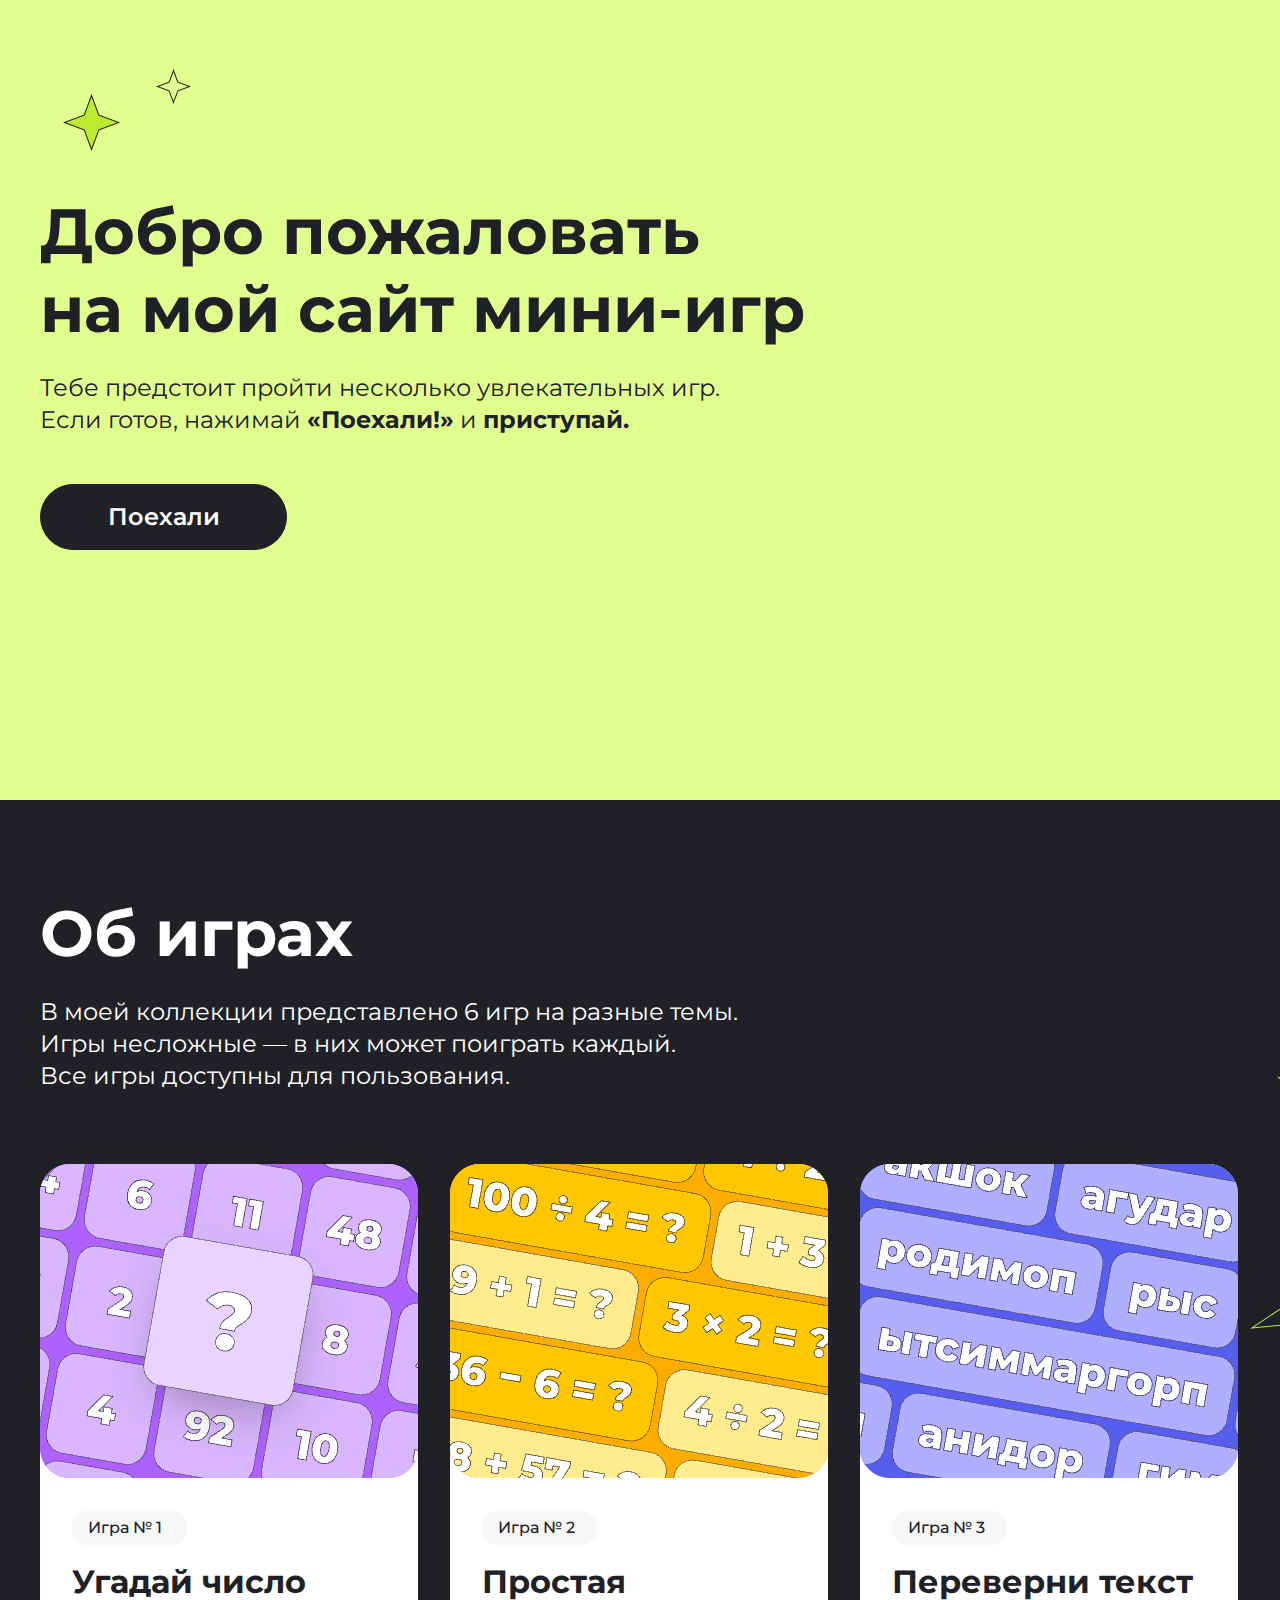
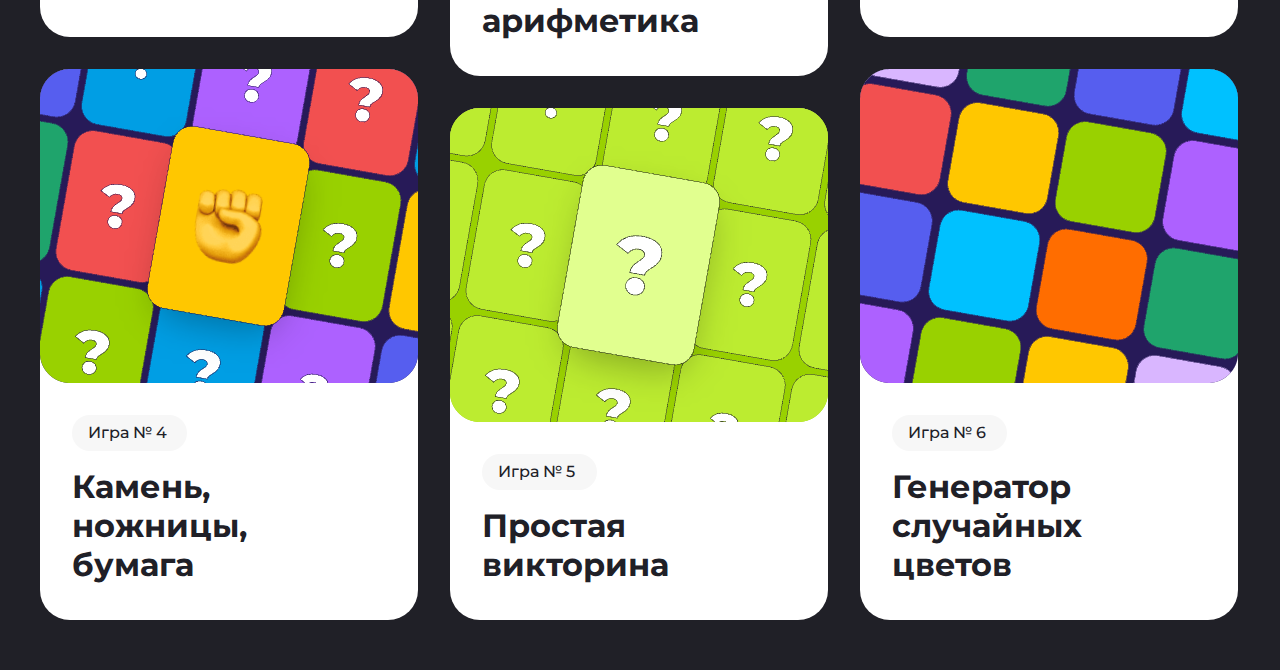
<file: index.html>
<!DOCTYPE html>
<html lang="en">
  <head>
    <meta charset="UTF-8" />
    <meta name="viewport" content="width=device-width, initial-scale=1.0" />
    <title>Document</title>
    <link rel="stylesheet" href="style.css" />
    <link rel="preconnect" href="https://fonts.googleapis.com" />
    <link rel="preconnect" href="https://fonts.gstatic.com" crossorigin />
    <link
      href="https://fonts.googleapis.com/css2?family=Montserrat:ital,wght@0,100..900;1,100..900&display=swap"
      rel="stylesheet"
    />
  </head>

  <body>
    <header class="top center">
      <img
        class="stars top__star-trans1"
        src="svg/trans__star_0.svg"
        alt="звезда"
      />
      <img class="stars top__star-trans2" src="svg/trans__star_1.svg" alt="" />
      <img class="stars top__star-big" src="svg/big__star.svg" alt="звезда" />
      <img class="stars top__star-big1" src="svg/big__star_1.svg" alt="звезда" />
      <img class="stars top__star-big2" src="svg/big__star_2.svg" alt="звезда" />
      <img class="stars top__star-big3" src="svg/big__star_3.svg" alt="звезда" />
      <img class="stars top__star-big4" src="svg/big__star_4.svg" alt="звезда" />
      <img class="stars top__star-big5" src="svg/big__star_5.svg" alt="звезда" />
      <img
        class="stars top__star-green1"
        src="svg/green__star_0.svg"
        alt="звезда"
      />
      <img
        class="stars top__star-green2"
        src="svg/green__star_1.svg"
        alt="звезда"
      />
      <h1 class="top__head">
        Добро пожаловать <br />
        на мой сайт мини-игр
      </h1>

      <p class="top__text">
        Тебе предстоит пройти несколько увлекательных игр. Если готов, нажимай
        <b>«Поехали!»</b> и <b>приступай.</b>
      </p>
      <a class="top__link" href="#about"> Поехали</a>
    </header>

    <section id="about" class="center about">
      <img class="about__star" src="svg/bigstar__about.svg" alt="звезда" />
      <div class="about__box">
        <div class="about__top">
          <h1 class="about__title">Об играх</h1>
          <p class="about__text">
            В моей коллекции представлено 6 игр на разные темы. <br />Игры
            несложные — в них может поиграть каждый. <br />
            Все игры доступны для пользования.
          </p>
        </div>
        <div class="about__games">
          <div class="about__games-box about__games-left">
            <a href=""
              ><div class="about__game">
                <img
                  class="about__game-img"
                  src="images/ugaday__chislo.png"
                  alt="карточка игры"
                />
                <div class="about__game-box">
                  <div class="about__game-number">Игра № 1</div>
                  <h2 class="about__game-name">Угадай число</h2>
                </div>
              </div></a
            >

            <a href="">
              <div class="about__game about__game-big">
                <img
                  class="about__game-img"
                  src="images/kamen__nojnici.png"
                  alt="карточка игры"
                />
                <div class="about__game-box">
                  <div class="about__game-number">Игра № 4</div>
                  <h2 class="about__game-name">
                    Камень, <br />
                    ножницы, <br />
                    бумага
                  </h2>
                </div>
              </div>
            </a>
          </div>
          <div class="about__games-box about__games-center">
            <a href="">
              <div class="about__game about__game-big">
                <img
                  class="about__game-img"
                  src="images/arifmetika.png"
                  alt="карточка игры"
                />
                <div class="about__game-box">
                  <div class="about__game-number">Игра № 2</div>
                  <h2 class="about__game-name">Простая арифметика</h2>
                </div>
              </div>
            </a>
            <a href="">
              <div class="about__game">
                <img
                  class="about__game-img"
                  src="images/viktorina.png"
                  alt="карточка игры"
                />
                <div class="about__game-box">
                  <div class="about__game-number">Игра № 5</div>
                  <h2 class="about__game-name">
                    Простая <br />
                    викторина
                  </h2>
                </div>
              </div>
            </a>
          </div>
          <div class="about__games-box about__games-right">
            <a href="">
              <div class="about__game">
                <img
                  class="about__game-img"
                  src="images/pereverni__text.png"
                  alt="карточка игры"
                />
                <div class="about__game-box">
                  <div class="about__game-number">Игра № 3</div>
                  <h2 class="about__game-name">Переверни текст</h2>
                </div>
              </div>
            </a>
            <a href="">
              <div class="about__game about__game-big">
                <img
                  class="about__game-img"
                  src="images/generator.png"
                  alt="карточка игры"
                />
                <div class="about__game-box">
                  <div class="about__game-number">Игра № 6</div>
                  <h2 class="about__game-name">
                    Генератор <br />случайных <br />цветов
                  </h2>
                </div>
              </div>
            </a>
          </div>
        </div>
      </div>
    </section>
  </body>
</html>
</file>
<file: style.css>
* {
  padding: 0px;
  margin: 0px;
}

a {
  text-decoration: none;
}

body {
  overflow-x: hidden;
  font-family: Montserrat;
}

.center {
  padding-left: calc(50% - 600px);
  padding-right: calc(50% - 600px);
}

.top {
  background-color: #e1ff8f;
  height: 800px;
  padding-top: 192px;
  box-sizing: border-box;
  position: relative;
}
.top__head {
  color: rgb(32, 32, 39);
  font-size: 64px;
  font-weight: 700;
  line-height: 78px;
  letter-spacing: 0px;
  text-align: left;
  max-width: 768px;
  font-family: Montserrat;
  position: relative;
}
.top__text {
  color: rgb(32, 32, 39);
  font-family: Montserrat;
  font-size: 24px;
  font-weight: 400;
  line-height: 32px;
  letter-spacing: 0px;
  text-align: left;
  width: 720px;
  margin-top: 24px;
}
.top__link {
  width: 247px;
  height: 66px;
  display: flex;
  flex-direction: row;
  justify-content: center;
  align-items: center;
  gap: 10;
  padding: 16px 28px 16px 28px;
  box-sizing: border-box;
  border: 1px solid rgb(32, 32, 39);
  border-radius: 60px;
  background: rgb(32, 32, 39);
  color: rgb(255, 255, 255);
  font-family: Montserrat;
  font-size: 24px;
  font-weight: 600;
  line-height: 141.69%;
  letter-spacing: 0%;
  text-align: center;
  text-decoration: none;
  margin-top: 48px;
}

.stars {
  position: absolute;
}

.top__star-green2 {
  left: 63px;
  top: 94px;
}

.top__star-green1 {
  left: 1300px;
  top: 538px;
}

.top__star-trans1 {
  left: 156px;
  top: 69px;
}

.top__star-trans2 {
  left: 1400px;
  top: 568px;
}

.top__star-big {
  left: 1500px;
  top: -260px;
}

.top__star-big1 {
  left: 1300px;
  top: -10px;
}

.top__star-big2 {
  left: 1540px;
  top: 254px;
}

.top__star-big3 {
  left: 1680px;
  top: 379px;
}

.top__star-big5 {
  left: 1700px;
  top: 468px;
}

.top__star-big4 {
  left: 1800px;
  top: 720px;
}

.about {
  background: rgb(32, 32, 39);
  padding-top: 94px;
  padding-bottom: 50px;
}
.about__star {
  position: absolute;
  left: 1250px;
  top: 940px;
  z-index: 1;
}
.about__top {
  display: flex;
  flex-direction: column;
  gap: 24px;
  margin-bottom: 72px;
}
.about__title {
  color: rgb(255, 255, 255);
  font-size: 64px;
  font-weight: 700;
  line-height: 78px;
  letter-spacing: 0px;
  text-align: left;
}
.about__text {
  color: rgb(255, 255, 255);
  font-size: 24px;
  font-weight: 400;
  line-height: 32px;
  letter-spacing: 0px;
  text-align: left;
}

.about__games {
  display: flex;
  flex-wrap: wrap;
  gap: 32px;
}
.about__games-box {
  display: flex;
  flex-direction: column;
  gap: 32px;
}

.about__game {
  display: flex;
  flex-direction: column;
  z-index: 10;
  border-radius: 30px;
  background: rgb(255, 255, 255);
  width: 378px;
}
.about__game-box {
  padding: 32px 32px 36px 32px;
  display: flex;
  flex-direction: column;
  gap: 16px;
}
.about__game-number {
  border-radius: 52px;
  display: flex;
  text-align: center;
  align-items: center;
  width: 115px;
  background: rgb(247, 247, 247);
  color: rgb(32, 32, 39);
  font-size: 16px;
  font-weight: 500;
  line-height: 100%;
  letter-spacing: 0px;
  height: 36px;
  padding-left: 16px;
  padding-right: 16px;
  box-sizing: border-box;
}
.about__game-name {
  color: rgb(32, 32, 39);
  font-size: 32px;
  font-weight: 700;
  line-height: 39px;
  letter-spacing: 0px;
  text-align: left;
}/*# sourceMappingURL=style.css.map */
</file>
